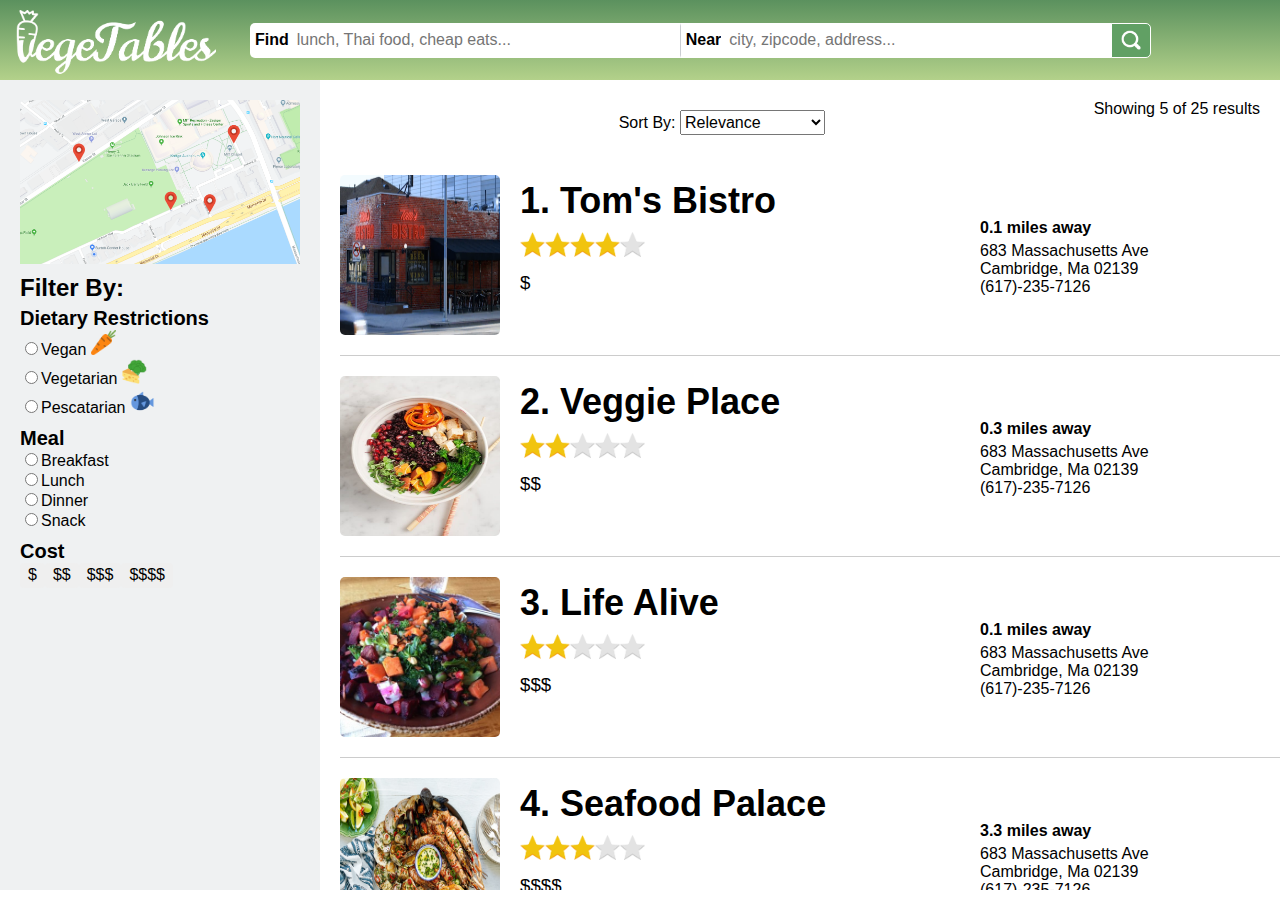
<file: index.html>
<!DOCTYPE html>
<html>
<head>
	<title>

	</title>
	<link rel="stylesheet" href="style.css">
	<script src="util.js"></script>
	<script src="data.js"></script>
	<script src="helper-functions.js"></script>
	<script src="restrictions.js"></script>
	<script src="restaurants.js"></script>
	<script src="search.js"></script>
	<script style="text/javascript">
		function onload(){
			loadIndexFilters(restaurants);
			loadRestaurants();
			document.getElementById("locationBar").value=Util.getURLParam("locationBar")?Util.getURLParam("locationBar"):"";
			document.getElementById("searchBar").value=Util.getURLParam("searchBar")?Util.getURLParam("searchBar"):"";
			document.getElementById("searchButton").click();
		}
	</script>
</head>
<body onload="onload()">
	<div class = 'grid-container'>
		<div class = 'header-item'>
			<a href = './index.html'>
			<img class="logo" src="graphics/vegeTables.png"/>
			</a>
			<div class="search-bar">
				<form onsubmit="return false">
					<div class="permanent-text" id="textFind">Find</div>
	  				<input type="search" id=searchBar class="search-food" name="q" placeholder="lunch, Thai food, cheap eats...">
	  				<div class="permanent-text" id="textNear">Near</div>
	  				<input type="search" id="locationBar" class="search-location" name="q" placeholder="city, zipcode, address...">
	  				<button id=searchButton class="search-button" onclick="search(document.getElementById('searchBar').value,document.getElementById('locationBar').value)">
	    				<img id="searchIcon" src="graphics/search-icon.png"/>
	 				</button>
				</form>
			 </div>
		</div>

		<div class = 'left-col'>
			<img class="map_to_resturant" src="graphics/placeholder_map.png" alt="map"/>
 			<div id="filtersDiv"></div>
		</div>
		<div class = 'right-col'>
			<div class="restaurant-list-header">
						<div id="searchQuery"></div>
						<div id = sort-container>
						    <span>Sort By: </span>
	                        <select class = sort-dropdown-content onchange="sortItems(this.value)">
							  <option value="index">Relevance</option>
	                          <option value="rating">Most Popular</option>
	                          <option value="distance">Nearest Distance</option>
	                          <option value="rating">Highest Rated</option>
	                          <option value="cost">Price</option>
                        	</select>
                    	</div>
				<div class="showing-results"> Showing <span id="numberOfResults">8</span> of 25 results </div>
			</div>
			<div id="restaurantList" class="restaurant-list">
			</div>
		</div>
	</div>
</body>
</html>
</file>
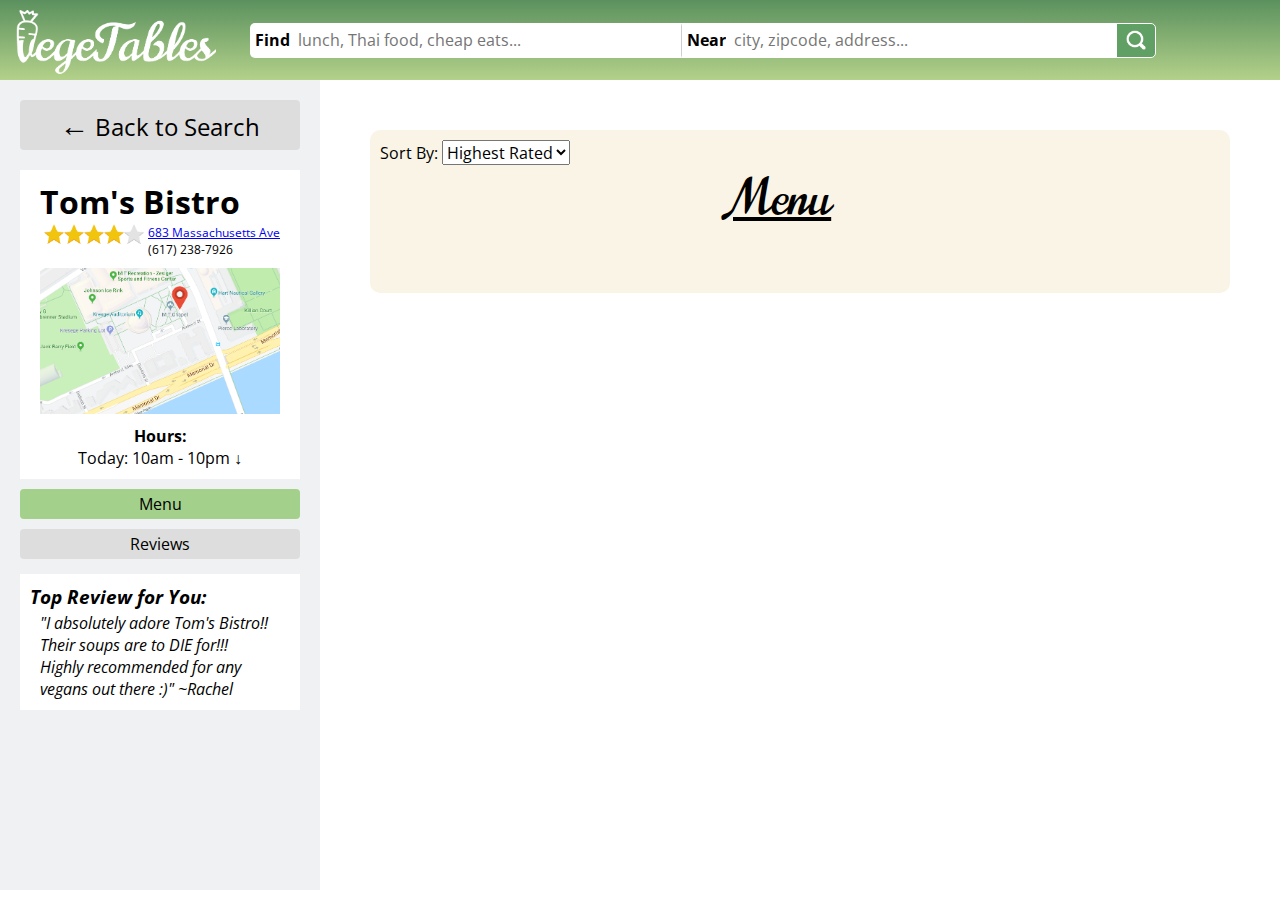
<file: menu.html>
<!DOCTYPE html>
<html>
<head>
	<link href="https://fonts.googleapis.com/css?family=Norican" rel="stylesheet">
	<title>

	</title>
	<link rel="stylesheet" href="style.css">
    <link rel="stylesheet" type="text/css" href="//fonts.googleapis.com/css?family=Open+Sans" />
	<script src="util.js"></script>
	<script src="data.js"></script>
	<script src="menu.js"></script>


	<script src="helper-functions.js"></script>
	<script src="restrictions.js"></script>
	<script src="restaurants.js"></script>
	<script src="search.js"></script>
	<script style="text/javascript">
		function onload(){
			loadMenuFilters(loadMenu());
		}
	</script>
</head>
<body onload="onload()">
	<div class = 'grid-container'>
		<div class = 'header-item'>
			<a href = './index.html'>
			<img class="logo" src="graphics/vegeTables.png"/>
			</a>
			<div class="search-bar">
				<form method="GET" action="index.html">
					<div class="permanent-text" id="textFind">Find</div>
	  				<input type="search" id=searchBar class="search-food" name="searchBar" placeholder="lunch, Thai food, cheap eats...">
	  				<div class="permanent-text" id="textNear">Near</div>
	  				<input type="search" id="locationBar" class="search-location" name="locationBar" placeholder="city, zipcode, address...">
	  				<button  class="search-button" onclick="search(document.getElementById('searchBar').value,document.getElementById('locationBar').value)">
	    				<img id="searchIcon" src="graphics/search-icon.png"/>
	 				</button>
				</form>
			 </div>
		</div>
		<div class = 'left-col'>
            <form action = './index.html' >
                <button type = 'submit' id="back-to-search">
                    <a id="arrow">&larr;</a>
                    <a>Back to Search</a>
                </button>
            </form>
            <div id="restaurant-details">
                <h1 id="restaurant-title">Tom's Bistro</h1>
                <div id="restaurant-description">
                    <div id="ratings-details">
                        <div id="star-rating">
                            <img class="full-star rating" src="graphics/full-star.png"/>
                            <img class="full-star rating" src="graphics/full-star.png"/>
                            <img class="full-star rating" src="graphics/full-star.png"/>
                            <img class="full-star rating" src="graphics/full-star.png"/>
                            <img class="full-star rating" src="graphics/gray-star.png"/>
                        </div>
                    </div>
                    <div id="address-contact-info">
                        <a id="street-address" href="https://www.google.com/maps/place/683+Massachusetts+Ave,+Cambridge,+MA+02139/@42.3660339,-71.1085746,17z/data=!3m1!4b1!4m5!3m4!1s0x89e37751413535d9:0x8c9a8b72cbc99c8d!8m2!3d42.3660339!4d-71.1041972">683 Massachusetts Ave.<br>Cambridge, MA 02139</a>
                        <a id="phone-number">(617) 238-7926</a>
                    </div>
                </div>
                <div id="restaurant-location">
                    <img id="restaurant-location-img" src="graphics/map_zoomed.png">
                </div>
                <div id="restaurant-hours">
                    <a id="restaurant-hours" onclick="showFullHours()"><strong>Hours:</strong> Today: 10am - 10pm&nbsp;&darr;</a>
                    <div id = 'full-hours' style="display: none">
                        <span> ______________<br><strong>Weekly Hours:</strong> </span>
                        <div id = 'hours-container'>
                        <div id="days-of-week">
                            <a> Monday:<br></a>
                            <a> Tuesday:<br></a>
                            <a> Wednesday:<br></a>
                            <a> Thursday:<br></a>
                            <a> Friday:<br></a>
                            <a> Saturday:<br></a>
                            <a> Sunday:</a>
                        </div>
                        <div id="hours-of-day">
                            <span> 10am - 10pm</span>
                            <span> 10am - 10pm</span>
                            <span> 10am - 10pm</span>
                            <span> 10am - 10pm</span>
                            <span> 10am - 1am</span>
                            <span> 12pm - 2am</span>
                            <span> 10am - 10pm</span>
                        </div>
                        </div>
                    </div>
                </div>
            </div>
            <button id="menu-select" class="selected">Menu</button>
            <form action = './review.html'>
            	<button id="reviews-select" type = 'submit'>Reviews</button>
        	</form>
            <div id="top-review-section">
                <div id="top-review-header">
                    <h2>Top Review for You:</h2>
                </div>
                <div id="top-review">
                    <a>"I absolutely adore Tom's Bistro!! Their soups are to DIE for!!! Highly recommended for any vegans out there :)" ~Rachel</a>
                </div>
            </div>
		</div>
		<div class = 'right-col'>
			<div class = 'menu'>
				<div id="searchQuery"></div>
				<div id = sort-container>
						    <span>Sort By: </span>
	                        <select class = sort-dropdown-content onchange="sortItems(this.value)">
	                          <!--<option value="rating">Most Popular</option>-->
	                          <option value="rating">Highest Rated</option>
	                          <option value="cost">Price</option>
                        	</select>
                    	</div>
				<span id = menu> Menu </span>
				<div class="menu-container">
					<div class="menu-left menu-list" id="menu-list">
					</div>
					<div class="menu-right">
						<div id="filtersDiv"></div>
					</div>
				</div>
			</div>
		</div>
	</div>
</body>
</html>
</file>
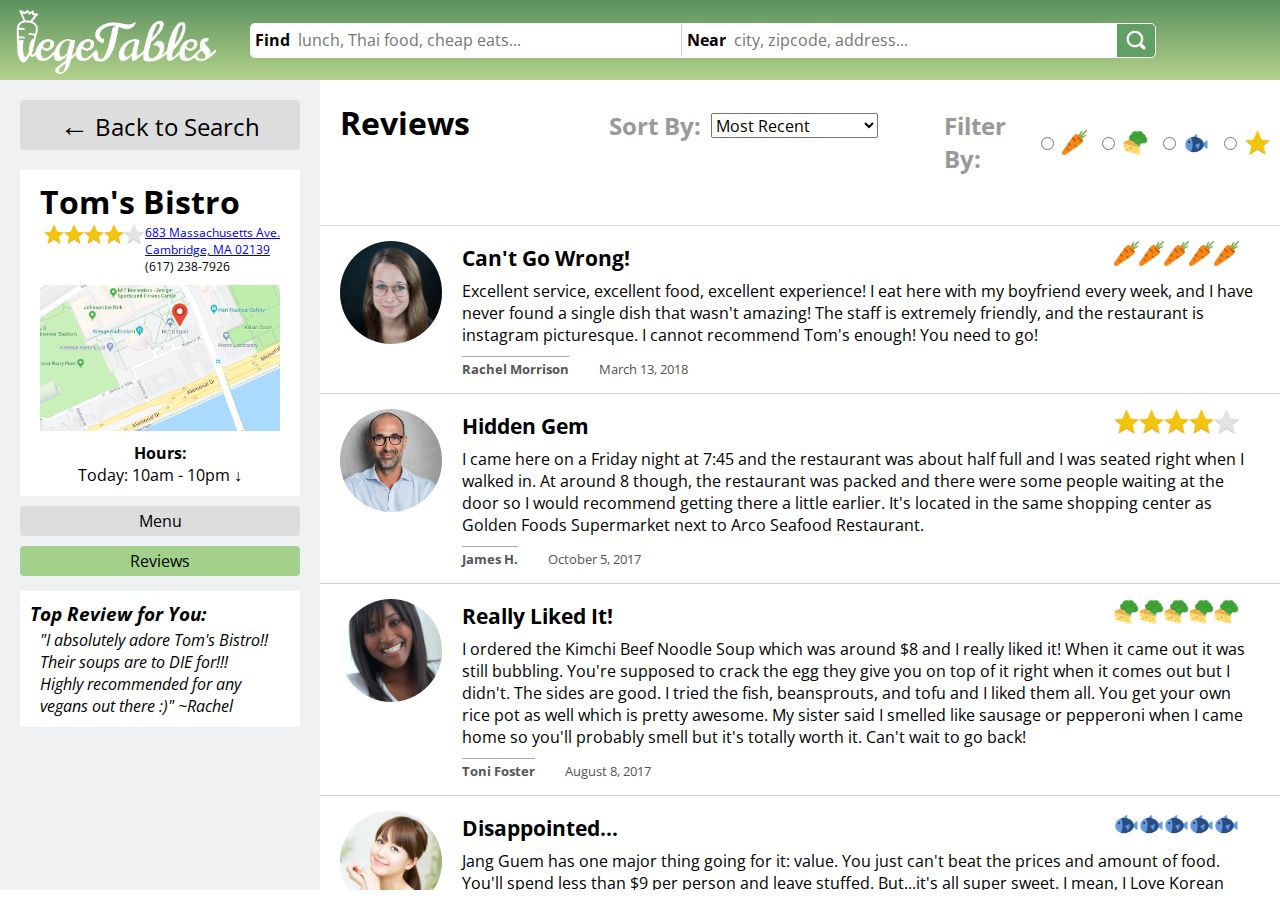
<file: review.html>
<!DOCTYPE html>
<html>
<head>
	<title>
		
	</title>
	<link rel="stylesheet" href="style.css">
    <link rel="stylesheet" type="text/css" href="//fonts.googleapis.com/css?family=Open+Sans" />
    <script src="reviews.js"></script>
</head>
<body onload="expandReview()">
	<div class = 'grid-container'>
		<div class = 'header-item'>
            <a href = './index.html'>
                <img class="logo" src="graphics/vegeTables.png"/>
            </a>            
            <div class="search-bar">
                <div class="permanent-text" id="textFind">Find</div>
                <input type="search" class="search-food" name="q" placeholder="lunch, Thai food, cheap eats...">
                <div class="permanent-text" id="textNear">Near</div>
                <input type="search" class="search-location" name="q" placeholder="city, zipcode, address...">
                <button type="submit" class="search-button">
                    <img id="searchIcon" src="graphics/search-icon.png"/>
                </button>
            </div>
		</div>
		<div class = 'left-col'>
            <form action = './index.html' >
                <button type = 'submit' id="back-to-search">
                    <a id="arrow">←</a> 
                    <a>Back to Search</a>
                </button>
            </form>
            <div id="restaurant-details">
                <h1 id="restaurant-title">Tom's Bistro</h1>
                <div id="restaurant-description">
                    <div id="ratings-details">
                        <div id="star-rating">
                            <img class="full-star rating" src="graphics/full-star.png"/>
                            <img class="full-star rating" src="graphics/full-star.png"/>
                            <img class="full-star rating" src="graphics/full-star.png"/>
                            <img class="full-star rating" src="graphics/full-star.png"/>
                            <img class="full-star rating" src="graphics/gray-star.png"/>
                        </div>
                    </div>
                    <div id="address-contact-info">
                        <a id="street-address" href="https://www.google.com/maps/place/683+Massachusetts+Ave,+Cambridge,+MA+02139/@42.3660339,-71.1085746,17z/data=!3m1!4b1!4m5!3m4!1s0x89e37751413535d9:0x8c9a8b72cbc99c8d!8m2!3d42.3660339!4d-71.1041972">683 Massachusetts Ave.<br>Cambridge, MA 02139</a>
                        <a id="phone-number">(617) 238-7926</a>
                    </div>
                </div>
                <div id="restaurant-location">
                    <img id="restaurant-location-img" src="graphics/map_zoomed.png">
                </div>
                <div id="restaurant-hours">
                    <a id="restaurant-hours" onclick="showFullHours()"><strong>Hours:</strong> Today: 10am - 10pm&nbsp;&darr;</a>
                    <div id = 'full-hours' style="display: none">
                        <span> ______________<br><strong>Weekly Hours:</strong> </span>
                        <div id = 'hours-container'>
                        <div id="days-of-week">
                            <a> Monday:<br></a>
                            <a> Tuesday:<br></a>
                            <a> Wednesday:<br></a>
                            <a> Thursday:<br></a>
                            <a> Friday:<br></a>
                            <a> Saturday:<br></a>
                            <a> Sunday:</a>
                        </div>
                        <div id="hours-of-day">
                            <span> 10am - 10pm</span>
                            <span> 10am - 10pm</span>
                            <span> 10am - 10pm</span>
                            <span> 10am - 10pm</span>
                            <span> 10am - 1am</span>
                            <span> 12pm - 2am</span>
                            <span> 10am - 10pm</span>
                        </div>
                        </div>
                    </div>
                </div>
            </div>
            <form action = './menu.html'>
                <button type = 'submit' id="menu-select"><a>Menu</a></button>
            </form>
            <button id="reviews-select" class="selected">Reviews</button>
            <div id="top-review-section">
                <div id="top-review-header">
                    <h2>Top Review for You:</h2>
                </div>
                <div id="top-review">
                    <a>"I absolutely adore Tom's Bistro!! Their soups are to DIE for!!! Highly recommended for any vegans out there :)" ~Rachel</a>
                </div>
            </div>
		</div>
		<div class = 'right-col'>
            <div id="reviews-header">
                <h1 id="reviews-header-title">Reviews</h1>
                <div class="reviews-header-sortby">
                    <h2 class="reviews-header-sortby-title">Sort By:</h2>
                    <select class = sort-dropdown-content onchange="sortItems(this.value)">
                      <option value="recent">Most Recent</option>
                      <option value="helpful">Most Helpful</option>
                      <option value="rating-high">Rating: High to Low</option>
                      <option value="rating-low">Rating: Low to High</option>
                    </select>
                </div>
                <div class="reviews-header-sortby">
                    <h2 class="reviews-header-sortby-title">Filter By:</h2>
                    <input type='radio' id='vegan' style = 'cursor: pointer;' name = 'filter' onclick="filterItems('vegan')"/>
                    <img class="full-star rating" style = 'padding-right:10px;padding-left: 5px;' src="graphics/full-carrot.png"/ title = 'Vegan Rating'>
                    <input type='radio' id = 'vegetarian' style = 'cursor: pointer;' name = 'filter' onclick="filterItems('vegetarian')">
                    <img class="full-star rating" style = 'padding-right:10px;padding-left: 5px;' src="graphics/broc.png" title = 'Vegetarian Rating'/>
                    <input type='radio' id= 'pescetarian' style = 'cursor: pointer;'  name = 'filter' onclick="filterItems('pescetarian')">
                    <img class="full-star rating" style = 'padding-right:10px;padding-left: 5px;' src="graphics/fish.png" title = 'Pescetarian Rating'/>
                    <input type='radio' id= 'general' style = 'cursor: pointer;padding-left: 5px;' name = 'filter' onclick="filterItems('general')">
                    <img class="full-star rating" style = 'padding-right:10px;padding-left: 5px;' src="graphics/full-star.png" title = 'General Rating'/>      
                </div>
            </div>
            <div id="reviews-container">
                
                
                <div class = "vegan-review-entry" id="review-entry0">
                    <div id="review-entry-pro-pic">
                        <img src="graphics/rachel.jpg">
                    </div>
                    <div id="review-entry-text">
                        <div id="review-entry-header">
                            <div id="review-title">Can't Go Wrong!</div>
                            <div id="review-entry-star-rating">
                                <div id = 'star-rating'>
                                <img class="full-star rating" src="graphics/full-carrot.png"/>
                                <img class="full-star rating" src="graphics/full-carrot.png"/>
                                <img class="full-star rating" src="graphics/full-carrot.png"/>
                                <img class="full-star rating" src="graphics/full-carrot.png"/>
                                <img class="full-star rating" src="graphics/full-carrot.png"/>
                                </div>
                            </div>
                        </div>
                        <div id="review-body">Excellent service, excellent food, excellent experience! I eat here with my boyfriend every week, and I have never found a single dish that wasn't amazing! The staff is extremely friendly, and the restaurant is instagram picturesque. I cannot recommend Tom's enough! You need to go!</div>
                        <div id="review-entry-footer">
                            <div id="review-entry-author">Rachel Morrison</div>
                            <div id="review-entry-date">March 13, 2018</div>
                        </div>
                    </div>
                </div>
                
                
                <div class = "general-review-entry" id="review-entry1">
                    <div id="review-entry-pro-pic">
                        <img src="graphics/james.jpg">
                    </div>
                    <div id="review-entry-text">
                        <div id="review-entry-header">
                        <div id="review-title">Hidden Gem</div>
                        <div id="review-entry-star-rating">
                            <div id = 'star-rating'>
                            <img class="full-star rating" src="graphics/full-star.png"/>
                            <img class="full-star rating" src="graphics/full-star.png"/>
                            <img class="full-star rating" src="graphics/full-star.png"/>
                            <img class="full-star rating" src="graphics/full-star.png"/>
                            <img class="full-star rating" src="graphics/gray-star.png"/>
                            </div>
                        </div>
                    </div>
                    <div id="review-body">I came here on a Friday night at 7:45 and the restaurant was about half full and I was seated right when I walked in. At around 8 though, the restaurant was packed and there were some people waiting at the door so I would recommend getting there a little earlier. It's located in the same shopping center as Golden Foods Supermarket next to Arco Seafood Restaurant. </div>
                    <div id="review-entry-footer">
                        <div id="review-entry-author">James H.</div>
                        <div id="review-entry-date">October 5, 2017</div>
                    </div>
                    </div>
                </div>
                
                
                <div class = "vegetarian-review-entry" id="review-entry2">
                    <div id="review-entry-pro-pic">
                        <img src="graphics/toni.jpg">
                    </div>
                    <div id="review-entry-text">
                        <div id="review-entry-header">
                        <div id="review-title">Really Liked It!</div>
                        <div id="review-entry-star-rating">
                        <div id="review-entry-star-rating">
                            <div id = 'star-rating'>
                                <img class="full-star rating" src="graphics/broc.png"/>
                                <img class="full-star rating" src="graphics/broc.png"/>
                                <img class="full-star rating" src="graphics/broc.png"/>
                                <img class="full-star rating" src="graphics/broc.png"/>
                                <img class="full-star rating" src="graphics/broc.png"/>
                            </div>
                        </div>
                        </div>
                    </div>
                    <div id="review-body">
                        I ordered the Kimchi Beef Noodle Soup which was around $8 and I really liked it! When it came out it was still bubbling. You're supposed to crack the egg they give you on top of it right when it comes out but I didn't. The sides are good. I tried
                        
<!--                         <div id="see-more">
                            <input type="checkbox" id="see-more-id">
                            <label for="see-more-id"></label>
                            <div id="more-text"> -->
                                the fish, beansprouts, and tofu and I liked them all. You get your own rice pot as well which is pretty awesome. My sister said I smelled like sausage or pepperoni when I came home so you'll probably smell but it's totally worth it. Can't wait to go back!
                            <!-- </div>
                        </div> -->
                    </div>
                    <div id="review-entry-footer">
                        <div id="review-entry-author">Toni Foster</div>
                        <div id="review-entry-date">August 8, 2017</div>
                    </div>
                    </div>
                </div>
                
                
                <div class = "pescetarian-review-entry" id="review-entry3">
                    <div id="review-entry-pro-pic">
                        <img src="graphics/jiwoo.jpg">
                    </div>
                    <div id="review-entry-text">
                        <div id="review-entry-header">
                        <div id="review-title">Disappointed...</div>
                        <div id="review-entry-star-rating">
                        <div id="review-entry-star-rating">
                            <div id = 'star-rating'>
                                <img class="full-star rating" src="graphics/fish.png"/>
                                <img class="full-star rating" src="graphics/fish.png"/>
                                <img class="full-star rating" src="graphics/fish.png"/>
                                <img class="full-star rating" src="graphics/fish.png"/>
                                <img class="full-star rating" src="graphics/fish.png"/>
                            </div>
                        </div>
                        </div>
                    </div>
                    <div id="review-body">Jang Guem has one major thing going for it: value. You just can't beat the prices and amount of food. You'll spend less than $9 per person and leave stuffed. But...it's all super sweet. I mean, I Love Korean marinade and sauces - they lean on the sugary side. I don't love my soup that sweet though, and all the ones we tried were.</div>
                    <div id="review-entry-footer">
                        <div id="review-entry-author">Ji Woo</div>
                        <div id="review-entry-date">June 20, 2017</div>
                    </div>
                    </div>
                </div>
                
                
                <div class = "general-review-entry" id="review-entry4">
                    <div id="review-entry-pro-pic">
                        <img src="graphics/nikki.jpg">
                    </div>
                    <div id="review-entry-text">
                        <div id="review-entry-header">
                        <div id="review-title">Unlimited Banchan!</div>
                        <div id="review-entry-star-rating">
                        <div id="review-entry-star-rating">
                            <div id = 'star-rating'>
                            <img class="full-star rating" src="graphics/full-star.png"/>
                            <img class="full-star rating" src="graphics/full-star.png"/>
                            <img class="full-star rating" src="graphics/full-star.png"/>
                            <img class="full-star rating" src="graphics/full-star.png"/>
                            <img class="full-star rating" src="graphics/full-star.png"/>
                            </div>
                        </div>
                        </div>
                    </div>
                    <div id="review-body4">The only restaurant I frequent enough to the point where the owner knows me by face and knows exactly what my family and I order each time. I only go for the jjigae and occasionally order the bulgogi. They are called a tofu restaurant for a reason. They have the best korean tofu soups in town. Very flavorful broth loaded with silken tofu. Served in a bubbling stone bowl- drop in that raw egg for a perfectly poached egg. The menu has several jjigaes so you get to order the soup with any base of your choosing (pork, kimchee, seafood). You also choose the spice level. </div>

                    <div id="review-see-more"> See More...</div>


                    <div id="review-expanded">Served with unlimited banchan and you have an amazing spread of korean food before you. After going to korea- I realized this restaurant is not "authentic" but I don't care. The jjgaes are bomb- I'll have it anytime. Now the other items on the menu are a hit or miss. The five star rating is only based on the soups. The bulgogi is different from other Korean restaurants- in a good way. They use thin strips of pork which allow for the sauce to soak in and the meat to be tender. It served on a hot plate so it stays hot. This place serves a great warm homemade feeling meal. Servers are constantly changing but they are always super attentive and never fail to ask if you want a refill on banchan.</div>
                    <div id="review-see-less"> See Less</div>

                    <div id="review-entry-footer">
                        <div id="review-entry-author">Nikki South</div>
                        <div id="review-entry-date">December 13, 2016</div>
                    </div>
                    </div>
                </div>
                
                
                <div class = "vegan-review-entry" id="review-entry5">
                    <div id="review-entry-pro-pic">
                        <img src="graphics/simone.jpg">
                    </div>
                    <div id="review-entry-text">
                        <div id="review-entry-header">
                        <div id="review-title">Tasty Tofu</div>
                        <div id="review-entry-star-rating">
                        <div id="review-entry-star-rating">
                            <div id = 'star-rating'>
                                <img class="full-star rating" src="graphics/full-carrot.png"/>
                                <img class="full-star rating" src="graphics/full-carrot.png"/>
                                <img class="full-star rating" src="graphics/full-carrot.png"/>
                                <img class="full-star rating" src="graphics/full-carrot.png"/>
                                <img class="gray-star rating" src="graphics/gray-carrot.png"/>
                            </div>
                        </div>
                        </div>
                    </div>
                    <div id="review-body">The food here is also pretty good. They are generous with giving the banchan side dishes and huge clay pots of rice. My fiance and I both ordered combos of grilled meat and tofu stew - the spicy barbecue chicken was really well-marinated and cooked perfectly. The tofu stews used huge pieces of tofu that were obviously high quality.</div>
                    <div id="review-entry-footer">
                        <div id="review-entry-author">Simone Baudelaire</div>
                        <div id="review-entry-date">February 2, 2016</div>
                    </div>
                    </div>
                </div>   
            </div>
		</div>
	</div>
</body>
</html>
</file>
<file: style.css>
*{
	font-family: Open Sans, Helvetica Neue, Arial;
}

body{
	margin: 0px;
	overflow: hidden;
}

.logo {
	margin-top: 5%;
    margin-bottom: 0%;
    margin-left: 8%;
	width: 200px;
	height: 70px;
}

.search-bar{
	margin-top: auto;
    margin-bottom: auto;
    margin-left: 50px;
    margin-right: 50px;
	width: 100%;
	position: relative;
}

.permanent-text {
    float: left;
    display: flex;
    align-items: center;
    justify-content: center;
    height: 35px;
    background-color: white;
    color: black;
    font-size: 16px;
    font-weight: bold;
    padding-left: 5px;
}

#textFind {
	border-radius: 5px 0px 0px 5px;
}

.search-food {
  float: left;
  width: 40%;
  border: 3px solid #ffffff;
  border-right: 1px solid #cbced3;
  padding: 5px;
  height: 35px;
  border-radius: 0px 0px 0px 0px;
  outline: none;
  color: #000000;
  font-size: 16px;
}

.search-location {
  float: left;
  width: 40%;
  border: 3px solid #ffffff;
  padding: 5px;
  height: 35px;
  outline: none;
  color: #000000;
  font-size: 16px;
}

.search-button {
  margin-left: -2px;
  width: 40px;
  height: 35px;
  border: 1px solid #ffffff;
  text-align: center;
  background-color: #61a064;
  border-radius: 0px 5px 5px 0px;
  cursor: pointer;
  font-size: 20px;
}

#searchIcon {
	padding-top: 5px;
	width: 20px;
}
.restaurant-list,.menu-list{
	margin-left: 20px;
/*	height: 90vh;
*/}
.restaurant-list-header{
	font-size: 16px;
	display: flex;
	align-items: left;
	justify-content: space-between;
	text-align: left;
	margin: 20px;
}

.sort-dropbtn {
	font-size: 16px;
}

.sort-dropdown {
    position: relative;
    display: inline-block;
}

.sort-dropdown-content {
    height: 25px;
    font-size: 16px;
}

.sort-dropdown-content a {
    color: black;
    padding: 12px 16px;
    text-decoration: none;
    display: block;
}

.sort-dropdown-content a:hover {background-color: #f3f3f3}

.sort-dropdown:hover .sort-dropdown-content {
    display: block;
}

.sort-dropdown:hover .sort-dropbtn {
    background-color: #f3f3f3;
}

.restaurant-item.hidden,.menu-item.hidden{
	display: none;
}
.grid-container{
	display: grid;
	grid-template-columns: 25vw 75vw;
	grid-template-rows: 80px auto;
	grid-template-areas:
		'header header'
		'leftCol rightCol';
}

.header-item{
	grid-area: header;
	display:flex;
	background: linear-gradient(#5b915e, #b3d18a)
/*	background: linear-gradient(#61a064, #b3d18a)
*/}

.left-col{
	grid-area: leftCol;
	padding: 20px;
    background-color: #eff1f2;
	max-width: 30vw;
    display:flex;
    flex-direction: column;
/*    border-right: 1px solid #aaaa77;
*/}

.right-col{
	grid-area: rightCol;
	/*padding-top: 20px;*/
    display: flex;
    flex-direction: column;

	overflow-x: hidden;
    height: 90vh;
}
.index{
	display: inline-flex;
}
#filtersDiv {
    
}
.filter-label{
	text-transform: capitalize;
}
.filter{
	border: 1px solid #cbd1db;
	border-top: 5px;
	border-bottom: 5px;
	border-right: 17px;
	border-left: 17px;
	padding-left: 8px;
	padding-right: 8px;
	font-size: 16px;
}

#dietary, #meal, #cost {
    padding-bottom: 5px;
    padding-top: 5px;
}

button.active-filter{
	background-color: lightblue;
	border-radius: 5px;
	outline: none;
}

.map_to_resturant{
	padding-bottom: 10px;
	border-radius: 5px;
    width: 100%;
}

.restaurant-item{
	display: flex;
	padding-bottom: 20px;
	padding-top: 20px;
	border-bottom: 1px solid #cccccc;
    width: 100%
}

.restaurant-item #restaurant-info-container {
    display: flex;
    flex-direction: row;
    width: 100%;
    padding-left: 20px;
    padding-top: 5px;
}

#restaurant-left-info-container a .index {
    font-size: 36px;
	font-weight: bold;
	padding-bottom: 10px;
	color: black;
	display: inline-block;
    padding-right: 10px
}

#below-title-container {
    display: flex;
    flex-direction: row;
}

#restaurant-info-container #restaurant-left-info-container {
    display: flex;
    flex-direction: column;
    width: 100%;
}

#restaurant-info-container #restaurant-right-info-container {
    display: flex;
    align-items: center;
}

#restaurant-info-container #restaurantDetails {
    display: flex;
    flex-direction: column;
    width: 300px;
}

.restaurant-item .title{
	font-size: 36px;
	font-weight: bold;
	padding-bottom: 10px;
	color: black;
	display: inline-block;
}

.restaurant-item .image{
	width: 160px;
	height: 160px;
	border-radius: 5px;
}

#restaurantDetails .distance {
    font-weight: 900;
}

#restaurantDetails .additional-info {
    margin-top: 5px;
}

#imageContainer{
	display: flex;
}


.rating{
	height: 25px;
}

/*.restaurant-item .cost{
	grid-row: 3;
	grid-column: 3;
}
.restaurant-item .street{
	grid-row: 2;
	grid-column: 4;
}
.restaurant-item .city{
	grid-row: 3;
	grid-column: 4;
}
.restaurant-item .phone-number{
	grid-row: 4;
	grid-column: 4;
}*/


.full-star{
}
.half-star{
}
.full-carrot{
}
.half-carrot{
}

#dietaryRestrictions, #mealType, #costFilter, #restrictionfilter {
	padding-bottom: 5px;
}

#dietaryRestrictionFilters, #mealRestrictionFilters, #costRestrictionFilters, #ratingRestrictionFilters{
	padding: 5px;
}

.filterTitle{
	font-weight: bold;
	font-size: 20px;
}

.filterHeader {
    font-weight: bold;
	font-size: 24px;
}

.vegRating, .starRating {
	display: flex;
	padding-bottom: 5px;
}

button {
	height: 25px;
    border-radius: 4px;
    font-size: 14px;
    border: 1px solid #cbd1db;
}

/* REVIEW CSS */
#back-to-search {
    background-color: #dddddd;
    border: none;
    height: 50px;
    font-size: 18pt;
    flex-direction: row;
    align-items: center;
    transition-duration: .05s;
    cursor: pointer;
    width: 100%;
    margin-bottom: 20px;
}

#back-to-search #arrow {
    font-size: 22pt;
    margin-bottom: 0px;
}

#back-to-search:hover {
    background-color: #eeeeee;
    border: 1px solid #a3d18c;
    color: #a3d18c;
}

#menu-select, #reviews-select {
    display: flex;
    background-color: #dddddd;
    border: none;
    height: 30px;
    font-size: 12pt;
    align-items: center;
    justify-content: center;
    transition-duration: .05s;
    width: 100%;
    margin-top: 10px;
    padding-top: 6px;
    padding-bottom: 6px;
}

#menu-select.selected, #reviews-select.selected {
    background-color: #a3d18c;
}

#menu-select:hover, #reviews-select:hover {
    background-color: #eeeeee;
    border: 1px solid #a3d18c;
    color: #a3d18c;
    cursor: pointer;
}

#restaurant-details {
    padding-left: 20px;
    padding-right: 20px;
    padding-bottom: 10px;
    background-color: #ffffff;
}

#restaurant-description {
    display: flex;
    flex-direction: row;
}

#restaurant-location-img {
    max-width: -webkit-fill-available;
}

#star-rating, #carrot-rating {
	display:flex;
    align-items: center;
}

#star-rating img, #carrot-rating img {
    width: 20px;
    margin-bottom: 5px;
}

#ratings-details {
    margin-left: 4px;
    justify-content: flex-start;
}

#address-contact-info {
    justify-content: flex-end;
    display: flex;
    flex-direction: column;
    font-size: 9pt;
    margin-left: auto;
    margin-bottom: 10px;
}

#address-contact-info:hover {
    cursor: pointer;
}

#restaurant-title {
    margin-bottom: 1px;
    margin-top: 10px;
}

#restaurant-hours {
    display: flex;
    justify-content: center;
    margin-top: 3px;
}

#top-review-section {
    background-color: #ffffff;
    padding: 10px;
    margin-top: 15px;
}

#top-review {
    margin-left: 10px;
    margin-right: 20px;
    margin-top: 3px;
}

#top-review a {
}

#top-review-header h2 {
    font-size: 14pt;
    margin-bottom: 1px;
    margin-top: 0px;
}

#top-review-section {
    font-style: italic;
}

#reviews-header {
    display: flex;
    flex-direction: row;
    align-items: baseline;
    border-bottom: 1px solid #dddddd;
    padding-bottom: 30px;
}

#reviews-header-title {
    width: 40%;
    padding-left: 20px;
}

.reviews-header-sortby {
    width: 50%;
    color: #999999;
    display: flex;
    align-items: center;
}

.reviews-header-sortby-title{
    padding-right: 10px;
}

#reviews-container {
    overflow-y: scroll;
    justify-content: flex-start;
}

.vegan-review-entry, .general-review-entry, .pescetarian-review-entry, .vegetarian-review-entry{
    padding-bottom: 15px;
    padding-top: 15px;
    border-bottom: 1px solid #cccccc;
    display: flex;
    flex-direction: row;
}

#review-entry-header {
    display: flex;
    flex-direction: row;
    align-items: baseline;
    padding-bottom: 8px;
}

#review-title {
    font-weight: bolder;
    font-size: 16pt;
}

#dish-title {
    margin-left: 30px;
    color: #555555
}

#review-entry-footer {
    display: flex;
    flex-direction: row;
    align-items: baseline;
}

#review-entry-author {
    font-weight: bolder;
    border-top: 1px solid #aaaaaa;
    padding-top: 3px;
    font-size: 10pt;
    color: #555555;
}

#review-entry-date {
    margin-left: 30px;
    font-size: 10pt;
    color: #555555
}

#review-entry-star-rating {
	display:flex;
	flex-direction: column;
    align-items: center;
    margin-left: auto;
    margin-right: 5%;
}

#review-entry-star-rating img{
    width: 25px;
    margin-bottom: 5px;
}

#review-body {
    padding-right: 3%;
    padding-bottom: 10px;
}

#review-body4 {
    padding-bottom: 30px;
}

#review-entry-pro-pic {
    display: flex;
    align-items: flex-start;
    justify-content: center;
}

#review-entry-pro-pic img {
    border-radius: 50%;
    width: 8vw;
    margin-left: 20px;
    margin-right: 20px;
}

#review-entry-footer [type="checkbox"] {
    position: absolute;
    left:  -100000px;   
}

#review-see-more {
	position: relative;
    margin-left: 670px;
    margin-top: -52px;
    cursor:pointer;
    padding-bottom: 10px;
    text-decoration: underline;
}
#review-see-more:hover{
	color: #a3d18c;
}

#review-expanded {
	display: none;
	padding-bottom:30px;
}

#review-see-less {
	display: none;
	position: relative;
    margin-left: 740px;
    margin-top: -52px;
    padding-bottom: 10px;
    cursor:pointer;
    text-decoration: underline;
}
#review-see-less:hover{
	color: #a3d18c;
}




label:after {
    font-size: 11pt;
    content: 'See More...';
    text-decoration: underline;
    color: blue;
    margin-left: 85%;
}

input[type="checkbox"] ~ div {
    width: 100%;
    display: none;
}

[type="checkbox"]:checked ~ div {
    display: block;
} 

[type="checkbox"]:checked + label:after {
    content: 'See Less';
    position: absolute;
    top: 100%;
    
}

.filterRating{
	width: 20px;
}

#menu{
/*	align-self: center;
*/
	margin-left: 42%;
	padding-top: 10px;
	font-size: 48px;
	font-family: 'Norican';
	text-decoration: underline;
	text-decoration-line: 2px;
	margin-bottom: 20px;
}

#restaurant-description #ratings-details .full-star {
    height: 20px;
}

.menu{
	background: #f9f4e5;
	margin: 50px;
	border-radius: 10px;
}

.menu-container {
	width: 90%;
	display: flex;
	flex-direction: row;
	align-items: left;
	justify-content: space-between;
	padding: 30px;
}

.menu-item{
	display: flex;
	align-items: left;
	flex-wrap: wrap;
	width: 100%;
	padding: 20px;
	border-radius: 10px;
	background-color: white;
	margin-bottom: 20px;
}

.menu-left {
	width: 60%;
}

.menu-item-info {
	margin-left: 15px;
	flex: 0 1 60%;
}

.menu-see-more {
	margin-left: auto;
	text-decoration: underline;
	cursor: pointer;
}
.menu-see-more:hover {
	color: #a3d18c;
}

.menu-see-less {
	margin-top: 20px;
	margin-left: auto;
	text-decoration: underline;
	cursor: pointer;
	display: none;
}

.menu-see-less:hover {
	color: #a3d18c;
}


.menu-image {
	width: 120px;
	height: 120px;
}

.item-title {
	font-size: 24px;
	font-weight: 400;
	display: inline-block;
}

.item-cost {
	margin-top: 10px;
    font-size: 14pt;
}

.link {
	text-decoration: none;
	color: black;
	grid-column: 1/3;
	grid-row: 1;
}

.title:hover{
	color: #a3d18c;
}

/*styling for menu item expansions*/

.expansion {
	flex-wrap: wrap;
	display: none;
}

.ingredients-expansion {
	padding-top: 10px;
	font-size:15px;
	flex: 1 0 30%;
}

.reviews-expansion {
	padding-top: 10px;
	font-size:15px;
	flex: 1 0 60%;
}

#ingredients-exp-title {
	text-decoration: underline;
	font-size: 18px;
}

#reviews-exp-title {
	text-decoration: underline;
	font-size: 18px;
}

.menu-right{
    display: flex;
    flex-direction: column;
    width: 200px;
}

#full-hours, #restaurant-hours{
    display: flex;
    flex-direction: column;
    cursor: pointer;
    align-items: center;
}

#hours-container{
    padding-top: 4px;
    display: flex;
    flex-direction: row;
}

a#restaurant-hours:hover {
    color: #a3d18c;
}

#days-of-week {
    display: flex;
    flex-direction: column;
    align-items: flex-end;
    width: 42%;
}

#hours-of-day {
    padding-left: 5px;
    display: flex;
    flex-direction: column;
    align-items: flex-start;
}

#bruh{
	display: flex;
    align-items: center;
}

#sub{
    width: 20px;
    height: 20px;
    cursor: pointer;
    padding-left: 8px;
    padding-top: 3px;
}

#subs{
    margin-top: -15px;
    margin-bottom: -10px;
    display: none;
}

#sort-container{
	margin-top: 10px;
	margin-left: 10px;
}
</file>
